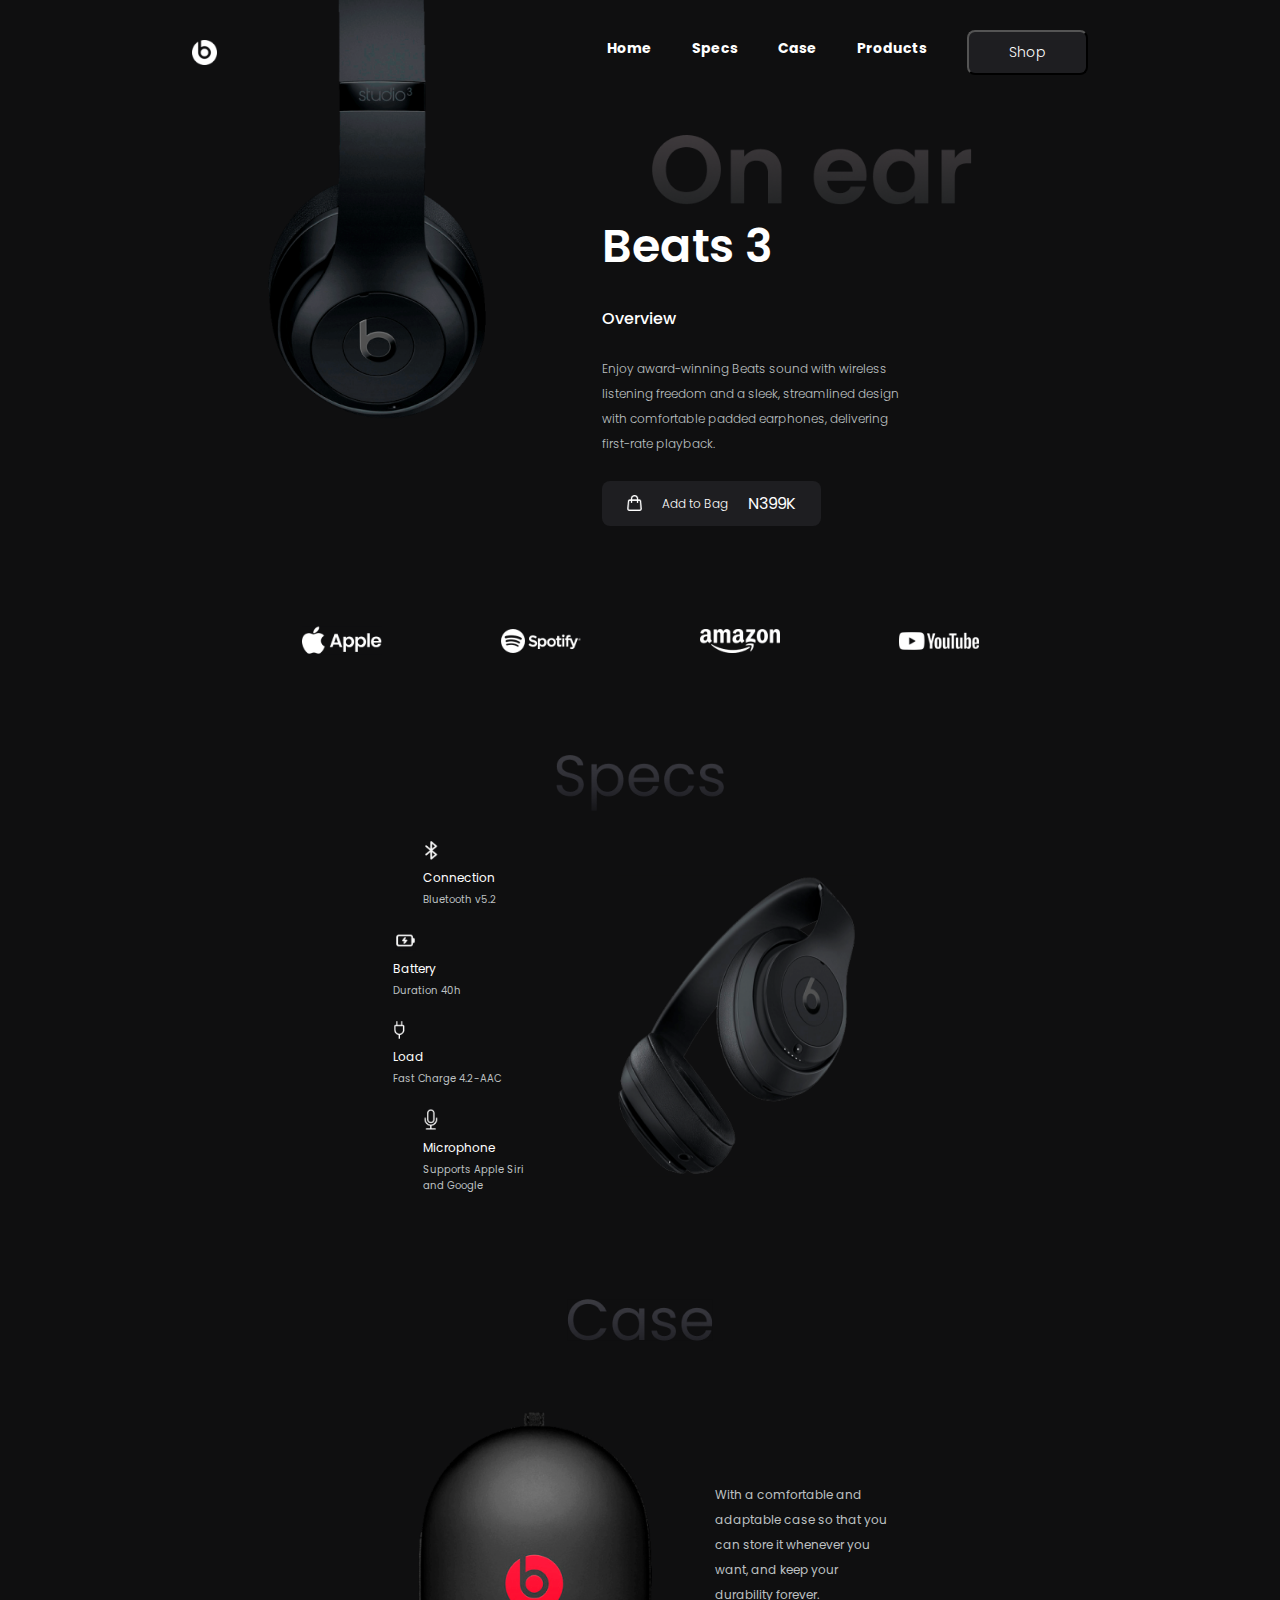
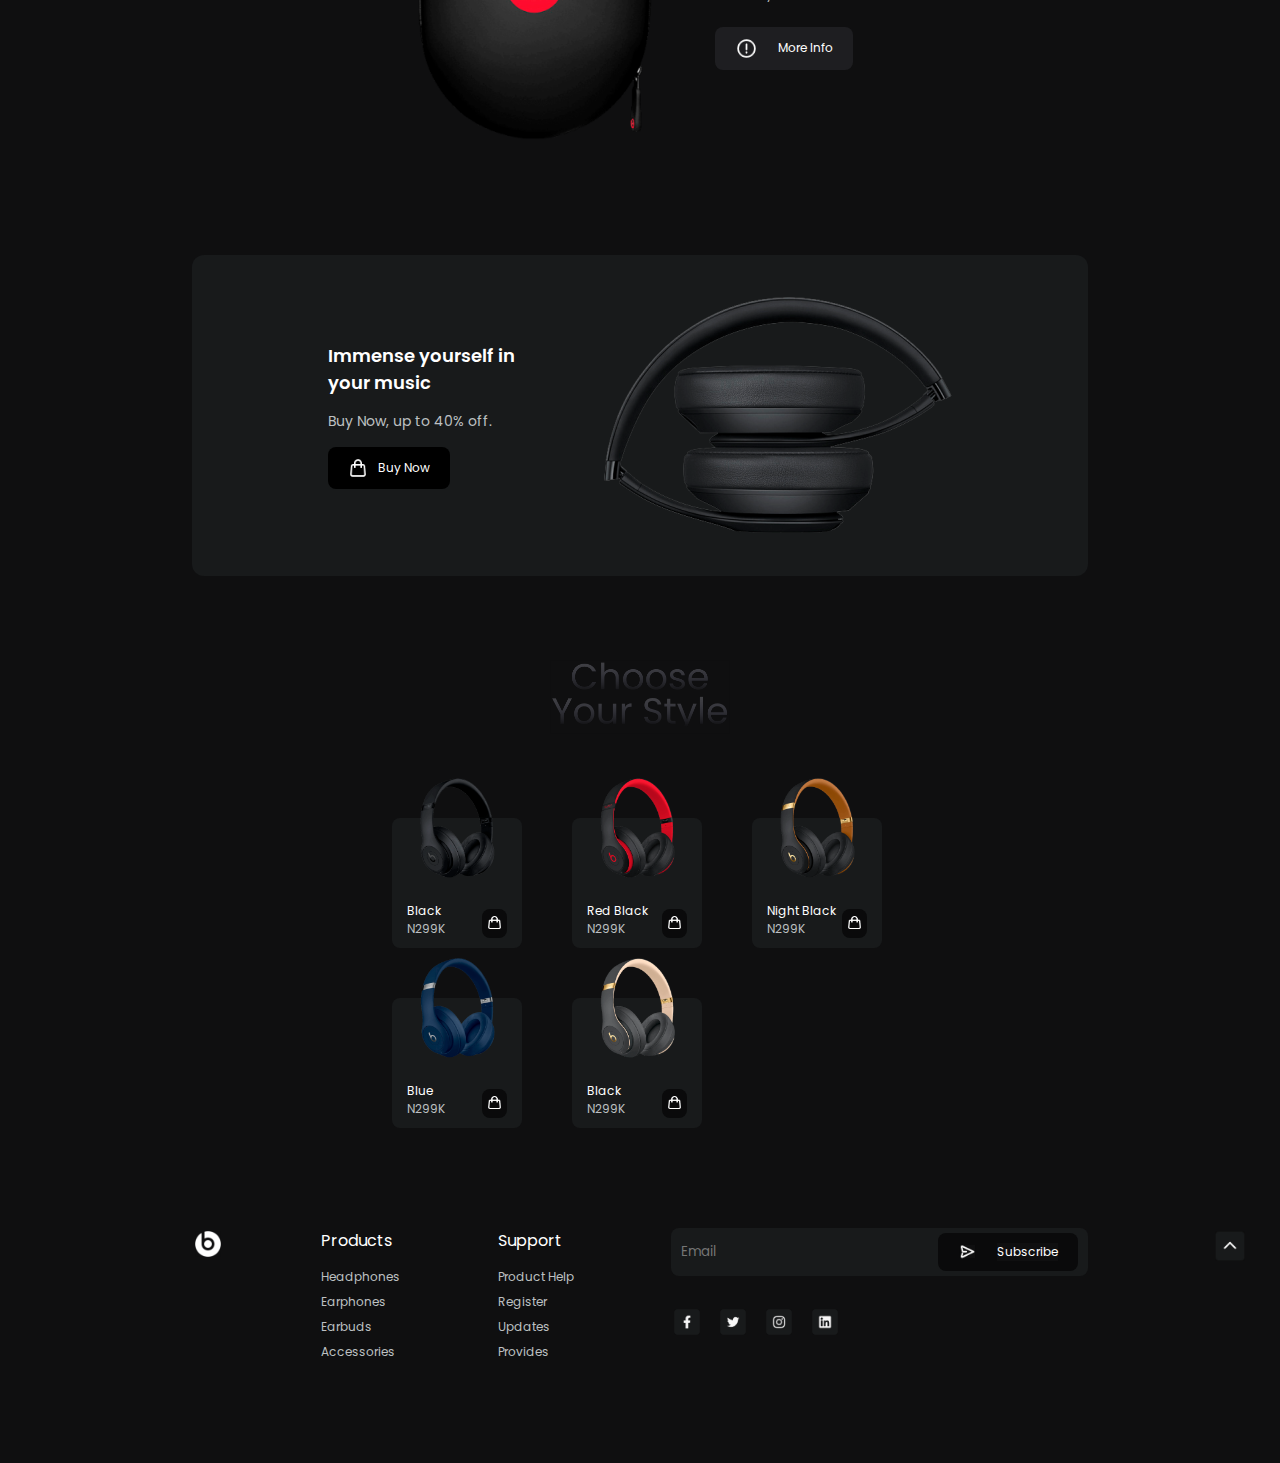
<file: big/multi pages assignments/11 Feb 2023 pw skills/Beats/index.html>
<!DOCTYPE html>
<html lang="en">
  <head>
    <meta charset="UTF-8" />
    <meta http-equiv="X-UA-Compatible" content="IE=edge" />
    <meta name="viewport" content="width=device-width, initial-scale=1.0" />
    <title>Beats Landing Page</title>

    <!-- adding the css file -->
    <link rel="stylesheet" href="./style.css" />

    <!-- adding the poppins font -->
    <link rel="preconnect" href="https://fonts.googleapis.com" />
    <link rel="preconnect" href="https://fonts.gstatic.com" crossorigin />
    <link
      href="https://fonts.googleapis.com/css2?family=Poppins:wght@200;300;400;500;600;700;800;900&display=swap"
      rel="stylesheet"
    />
  </head>

  <body>
    <!-- creating the navigation menu -->
    <nav>
      <img src="./Photos/beatsLogo.png" alt="logo" />

      <div class="nav-right-section">
        <ul>
          <li><a href="#">Home</a></li>
          <li><a href="#">Specs</a></li>
          <li><a href="#">Case</a></li>
          <li><a href="#">Products</a></li>
        </ul>
        <button>Shop</button>
      </div>
    </nav>

    <!-- creating the main landing page -->
    <main>
      <img class="mainImg" src="./Photos/mainImage.png" alt="main image" />
      <div class="main">
        <img class="onEarImg" src="./Photos/onEar.png" alt="on ear logo" />
        <h1>Beats 3</h1>
        <h4>Overview</h4>
        <p>
          Enjoy award-winning Beats sound with wireless listening freedom and a
          sleek, streamlined design with comfortable padded earphones,
          delivering first-rate playback.
        </p>
        <div class="shopping-bag-section">
          <img src="./Icons/shoppingBag.png" alt="shopping bag" />
          <p>Add to Bag</p>
          <span>N399K</span>
        </div>
      </div>
    </main>

    <!-- section for adding social media icons -->
    <section class="social-media-section">
      <img src="./Photos/appleLogo.png" alt="apple logo" />
      <img src="./Photos/spotifyLogo.png" alt="spotify logo" />
      <img src="./Photos/amazonLogo.png" alt="amazon logo" />
      <img src="./Photos/youtubeLogo.png" alt="youtube logo" />
    </section>

    <!-- creating a new specification section -->
    <section class="specification">
      <!-- adding the specs logo -->
      <img
        class="specification-logo"
        src="./Icons/specsLogo.png"
        alt="specs logo"
      />

      <div class="specification-list">
        <!-- creating a division for holding all the specifications -->
        <div class="specification-list-items">
          <!-- creating a division for each specifications -->
          <div>
            <img src="./Icons/bluetooth.png" alt="bluetooth" />
            <p>Connection</p>
            <p>Bluetooth v5.2</p>
          </div>

          <div>
            <img src="./Icons/battery.png" alt="battery" />
            <p>Battery</p>
            <p>Duration 40h</p>
          </div>

          <div>
            <img src="./Icons/charger.png" alt="charger" />
            <p>Load</p>
            <p>Fast Charge 4.2-AAC</p>
          </div>

          <div>
            <img src="./Icons/mic.png" alt="mic" />
            <p>Microphone</p>
            <p>Supports Apple Siri and Google</p>
          </div>
        </div>

        <!-- adding an image with respect to the specification -->
        <img
          src="./Photos/specsImage.png"
          alt="specification headphone image"
        />
      </div>
    </section>

    <!-- creating a case section -->
    <section class="case">
      <!-- adding the case logo here -->
      <img class="case-logo" src="./Icons/caseLogo.png" alt="case logo" />

      <!-- creating a new division to wrap all case items -->
      <div class="case-item">
        <img
          class="case-item-img"
          src="./Photos/caseImage.png"
          alt="case image"
        />

        <div>
          <p>
            With a comfortable and adaptable case so that you can store it
            whenever you want, and keep your durability forever.
          </p>
          <p>
            <img src="./Icons/group.png" alt="group" />
            More Info
          </p>
        </div>
      </div>
    </section>

    <!-- section to allow user to buy a product -->
    <section class="buy-product">
      <div>
        <h3>Immense yourself in your music</h3>
        <p>Buy Now, up to 40% off.</p>
        <div>
          <img src="./Icons/shoppingBag.png" alt="shopping bag" />
          <p>Buy Now</p>
        </div>
      </div>

      <img src="./Photos/buyNowSectionImage.png" alt="buy now" />
    </section>

    <!-- creating a product section to display the items -->
    <section class="product">
      <!-- adding the choose style logo -->
      <img class="product-logo" src="./Icons/productLogo.png" alt="logo" />

      <!-- creating a new division for adding all the products to showcase to user -->
      <div class="product-items">
        <!-- creating card for product -->
        <div class="product-card">
          <img class="product-img" src="./Photos/black.png" alt="black" />
          <div class="product-info">
            <p>
              Black <br />
              <span>N299K</span>
            </p>

            <div>
              <img src="./Icons/shoppingBag.png" alt="shopping bag" />
            </div>
          </div>
        </div>

        <!-- creating card for product -->
        <div class="product-card">
          <img
            class="product-img"
            src="./Photos/redBlack.png"
            alt="red black"
          />
          <div class="product-info">
            <p>
              Red Black <br />
              <span>N299K</span>
            </p>

            <div>
              <img src="./Icons/shoppingBag.png" alt="shopping bag" />
            </div>
          </div>
        </div>

        <!-- creating card for product -->
        <div class="product-card">
          <img
            class="product-img"
            src="./Photos/nightBlack.png"
            alt="Night Black"
          />
          <div class="product-info">
            <p>
              Night Black <br />
              <span>N299K</span>
            </p>

            <div>
              <img src="./Icons/shoppingBag.png" alt="shopping bag" />
            </div>
          </div>
        </div>

        <!-- creating card for product -->
        <div class="product-card">
          <img class="product-img" src="./Photos/blue.png" alt="blue" />
          <div class="product-info">
            <p>
              Blue <br />
              <span>N299K</span>
            </p>

            <div>
              <img src="./Icons/shoppingBag.png" alt="shopping bag" />
            </div>
          </div>
        </div>

        <!-- creating card for product -->
        <div class="product-card">
          <img
            class="product-img"
            src="./Photos/twilightGray.png"
            alt="twilight"
          />
          <div class="product-info">
            <p>
              Black <br />
              <span>N299K</span>
            </p>

            <div>
              <img src="./Icons/shoppingBag.png" alt="shopping bag" />
            </div>
          </div>
        </div>
      </div>
    </section>

    <!-- designing the footer area of the website -->
    <footer>
      <img class="footer-logo" src="./Photos/beatsLogo.png" alt="logo" />

      <!-- creating the product navigation menu -->
      <ul>
        <li><a href="#">Products</a></li>
        <li><a href="#">Headphones</a></li>
        <li><a href="#">Earphones</a></li>
        <li><a href="#">Earbuds</a></li>
        <li><a href="#">Accessories</a></li>
      </ul>

      <!-- creating the support navigation menu -->
      <ul>
        <li><a href="#">Support</a></li>
        <li><a href="#">Product Help</a></li>
        <li><a href="#">Register</a></li>
        <li><a href="#">Updates</a></li>
        <li><a href="#">Provides</a></li>
      </ul>

      <!-- adding subscribe and social media icon buttons -->
      <div class="footer-subscription">
        <!-- adding the division for subscribe -->
        <div>
          <input type="email" placeholder="Email" />
          <div class="subscribe-button">
            <img src="./Icons/rightArrow.png" alt="rightArrow" />
            <p>Subscribe</p>
          </div>
        </div>

        <!-- social media icons -->
        <div>
          <img src="./Icons/facebook.png" alt="facebook" />
          <img src="./Icons/twitter.png" alt="twitter" />
          <img src="./Icons/instagram.png" alt="instagram" />
          <img src="./Icons/linkedin.png" alt="linkedin" />
        </div>
      </div>

      <!-- adding top arrow for icon for moving the page to top -->
      <img class="arrow-up" src="./Icons/upArrow.png" alt="upArrow" />
    </footer>
  </body>
</html>
</file>
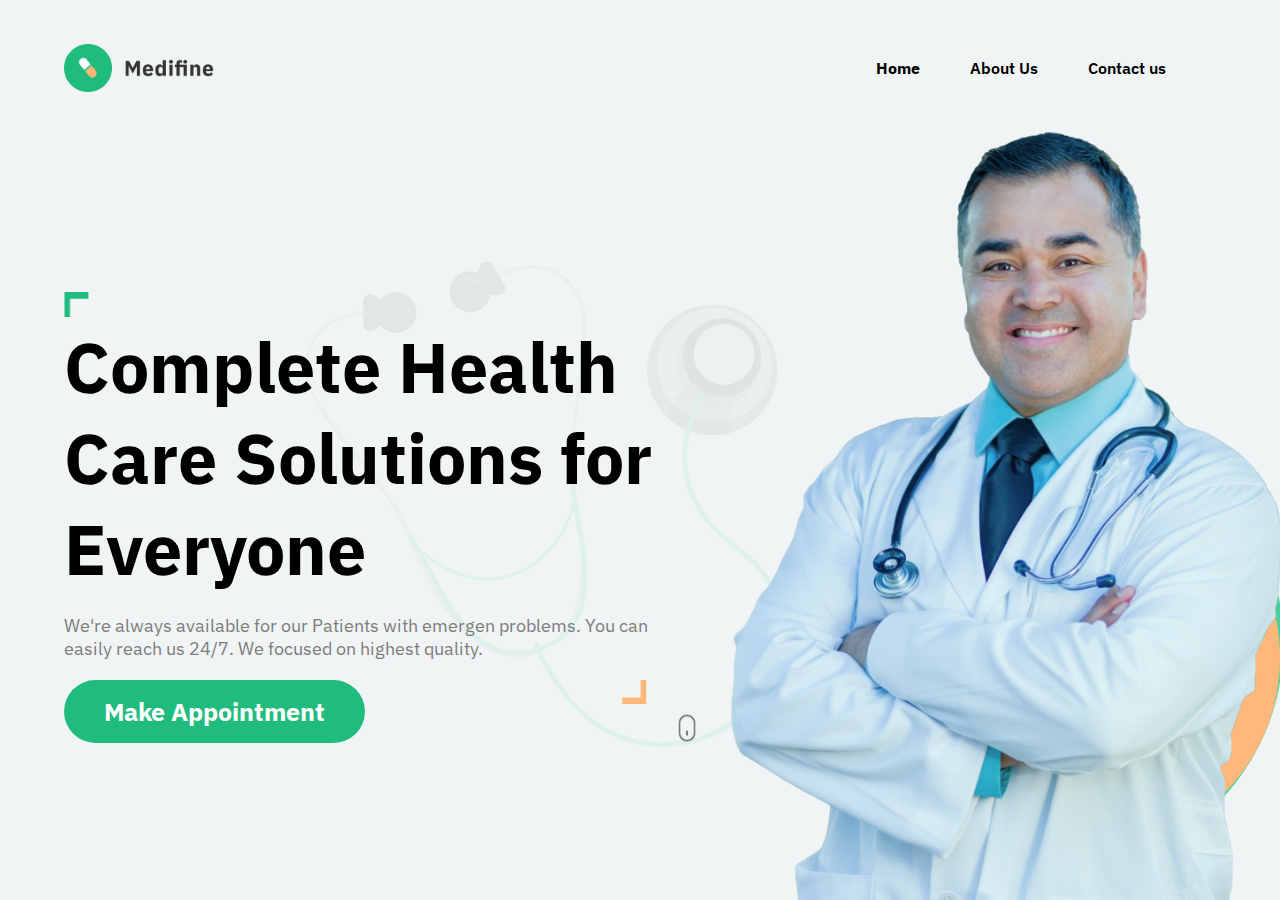
<file: big/multi pages assignments/11 Feb 2023 pw skills/Multi-Page Website/index.html>
<!DOCTYPE html>
<html lang="en">
  <head>
    <meta charset="UTF-8" />
    <meta http-equiv="X-UA-Compatible" content="IE=edge" />
    <meta name="viewport" content="width=device-width, initial-scale=1.0" />
    <title>Hospital Page</title>

    <!-- adding the google font -->
    <link rel="preconnect" href="https://fonts.googleapis.com" />
    <link rel="preconnect" href="https://fonts.gstatic.com" crossorigin />
    <link
      href="https://fonts.googleapis.com/css2?family=IBM+Plex+Sans:wght@200;300;400;500;600;700&family=Poppins:wght@200;300;400;500;600;700;800;900&display=swap"
      rel="stylesheet"
    />

    <!-- adding the css file -->
    <link rel="stylesheet" href="./style.css" />
  </head>

  <body>
    <!-- creating the navigation menu -->
    <nav>
      <img src="./images/logo.png" alt="logo" />
      <a href="/"></a>
      <ul>
        <li><a href="/">Home</a></li>
        <li><a href="./about/about.html">About Us</a></li>
        <li><a href="./contact/contact.html">Contact us</a></li>
      </ul>
    </nav>

    <!-- creating the hero section -->
    <main>
      <!-- creating the left section -->
      <section class="leftSection">
        <img class="topAngle" src="./images/topAngle.png" alt="topAngle" />
        <h1>Complete Health Care Solutions for Everyone</h1>
        <p>
          We're always available for our Patients with emergen problems. You can
          easily reach us 24/7. We focused on highest quality.
        </p>
        <img
          class="bottomAngle"
          src="./images/bottomAngle.png"
          alt="bottomAngle"
        />
        <img
          class="stethoscope"
          src="./images/stethoscope.png"
          alt="stethoscope"
        />
        <button>Make Appointment</button>
        <img class="mouse" src="./images/mouse.png" alt="mouse" />
      </section>

      <!-- creating the right section -->
      <section class="rightSection">
        <img class="greenBox" src="./images/greenBox.png" alt="greenBox" />
        <img class="yellowBox" src="./images/yellowBox.png" alt="yellowBox" />
        <img class="doctor" src="./images/doctor.png" alt="doctor" />
      </section>
    </main>
  </body>
</html>
</file>
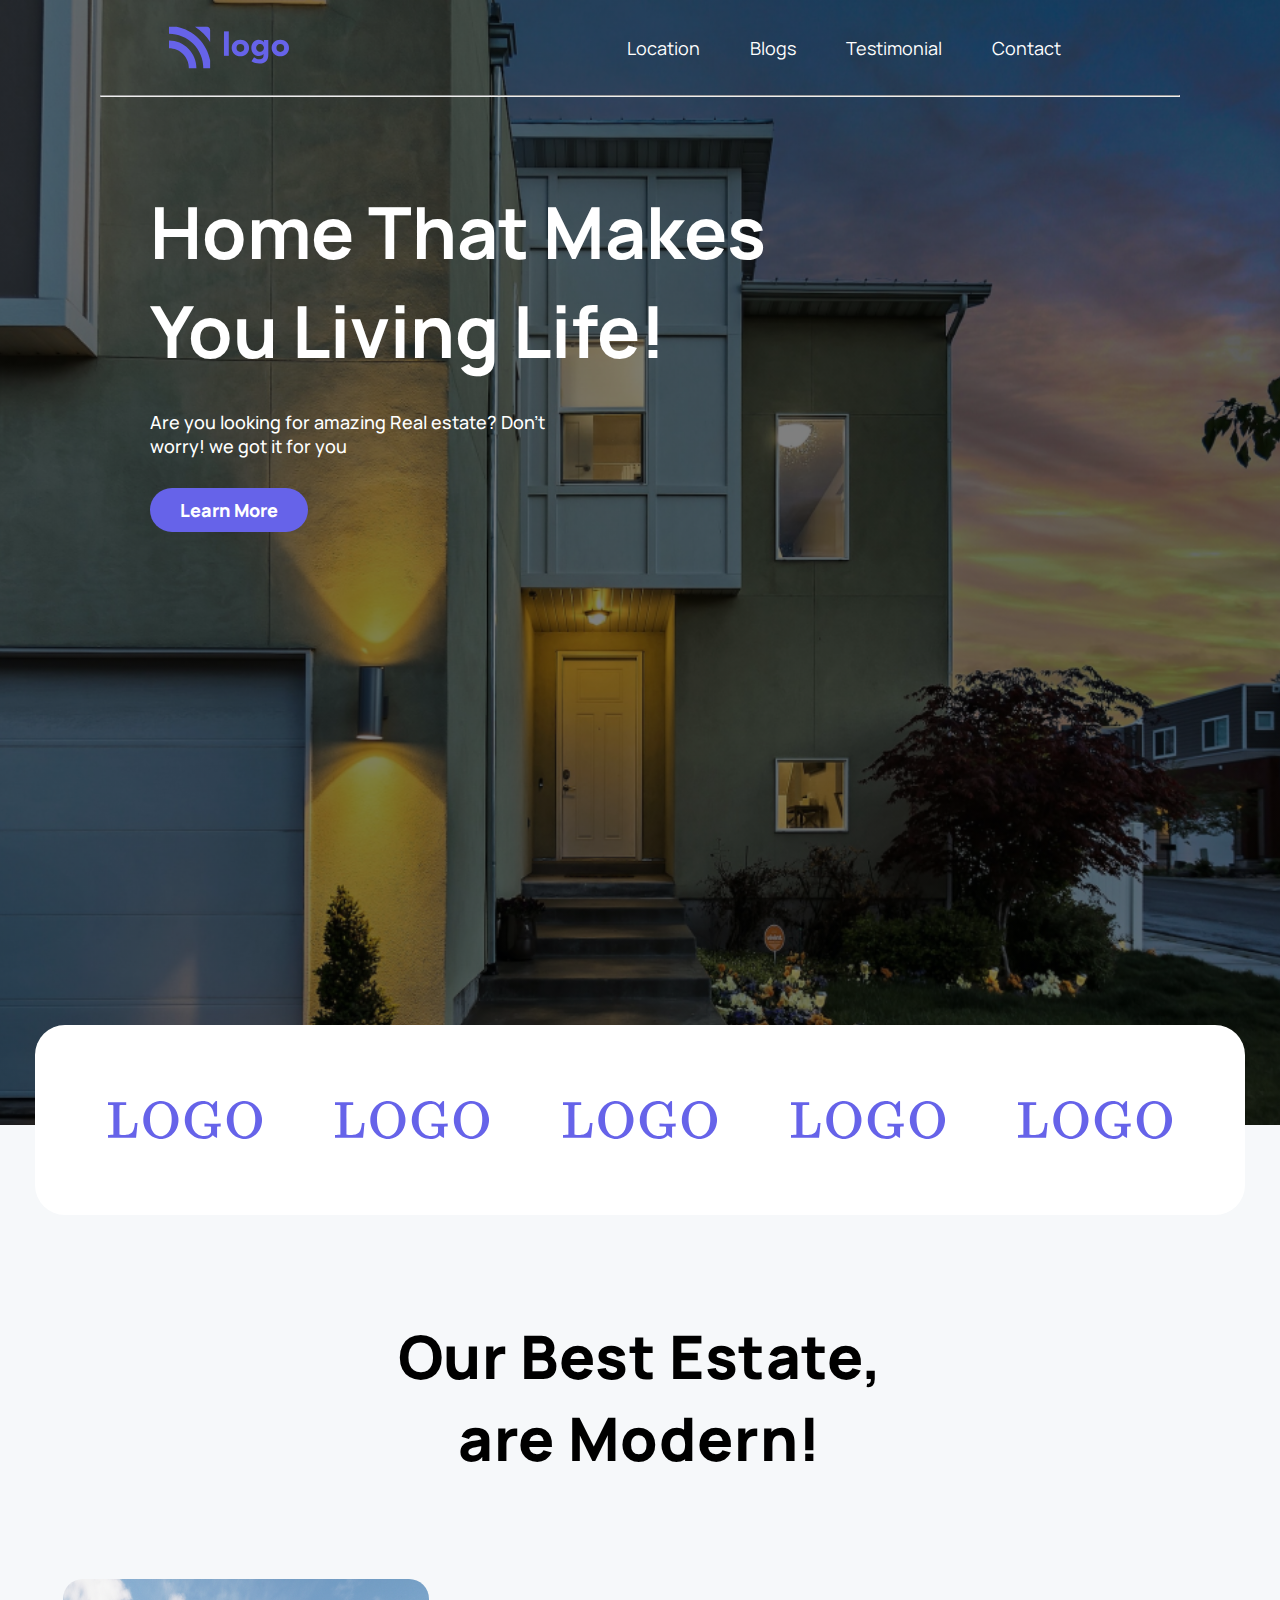
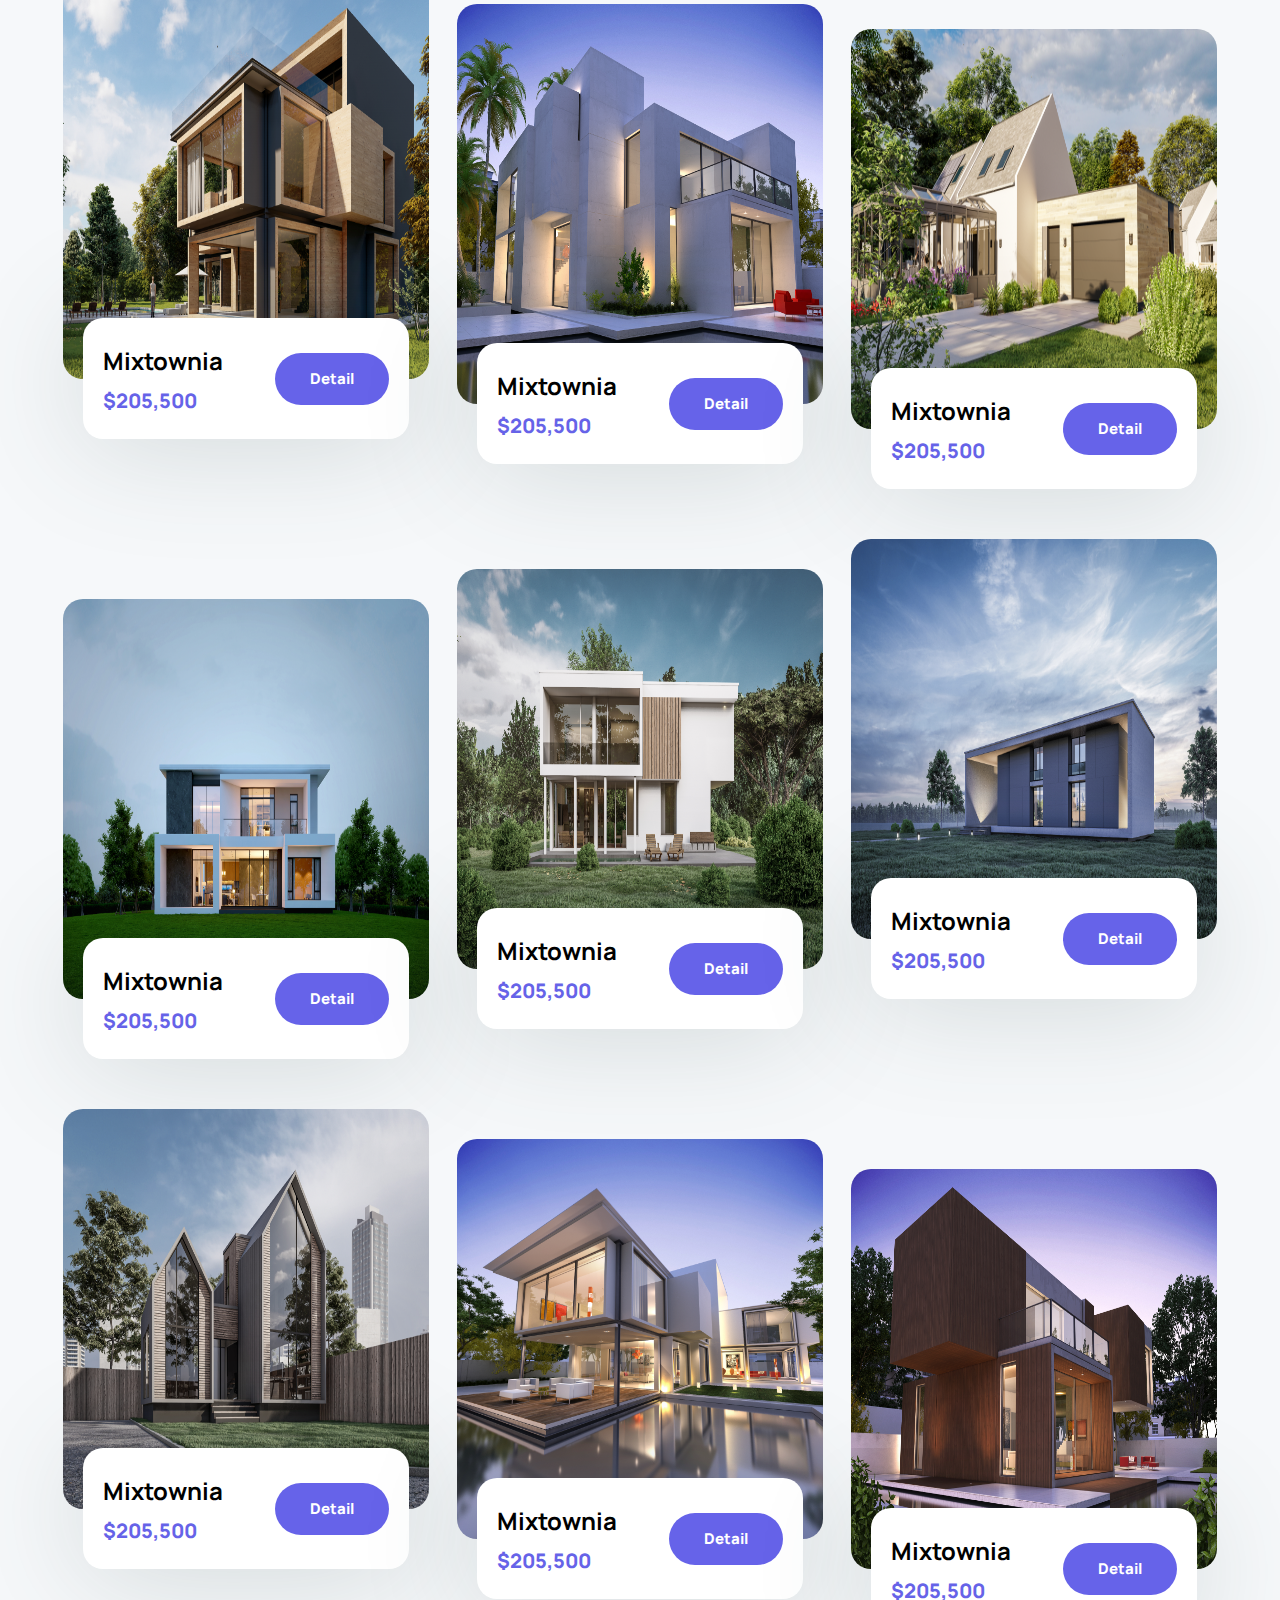
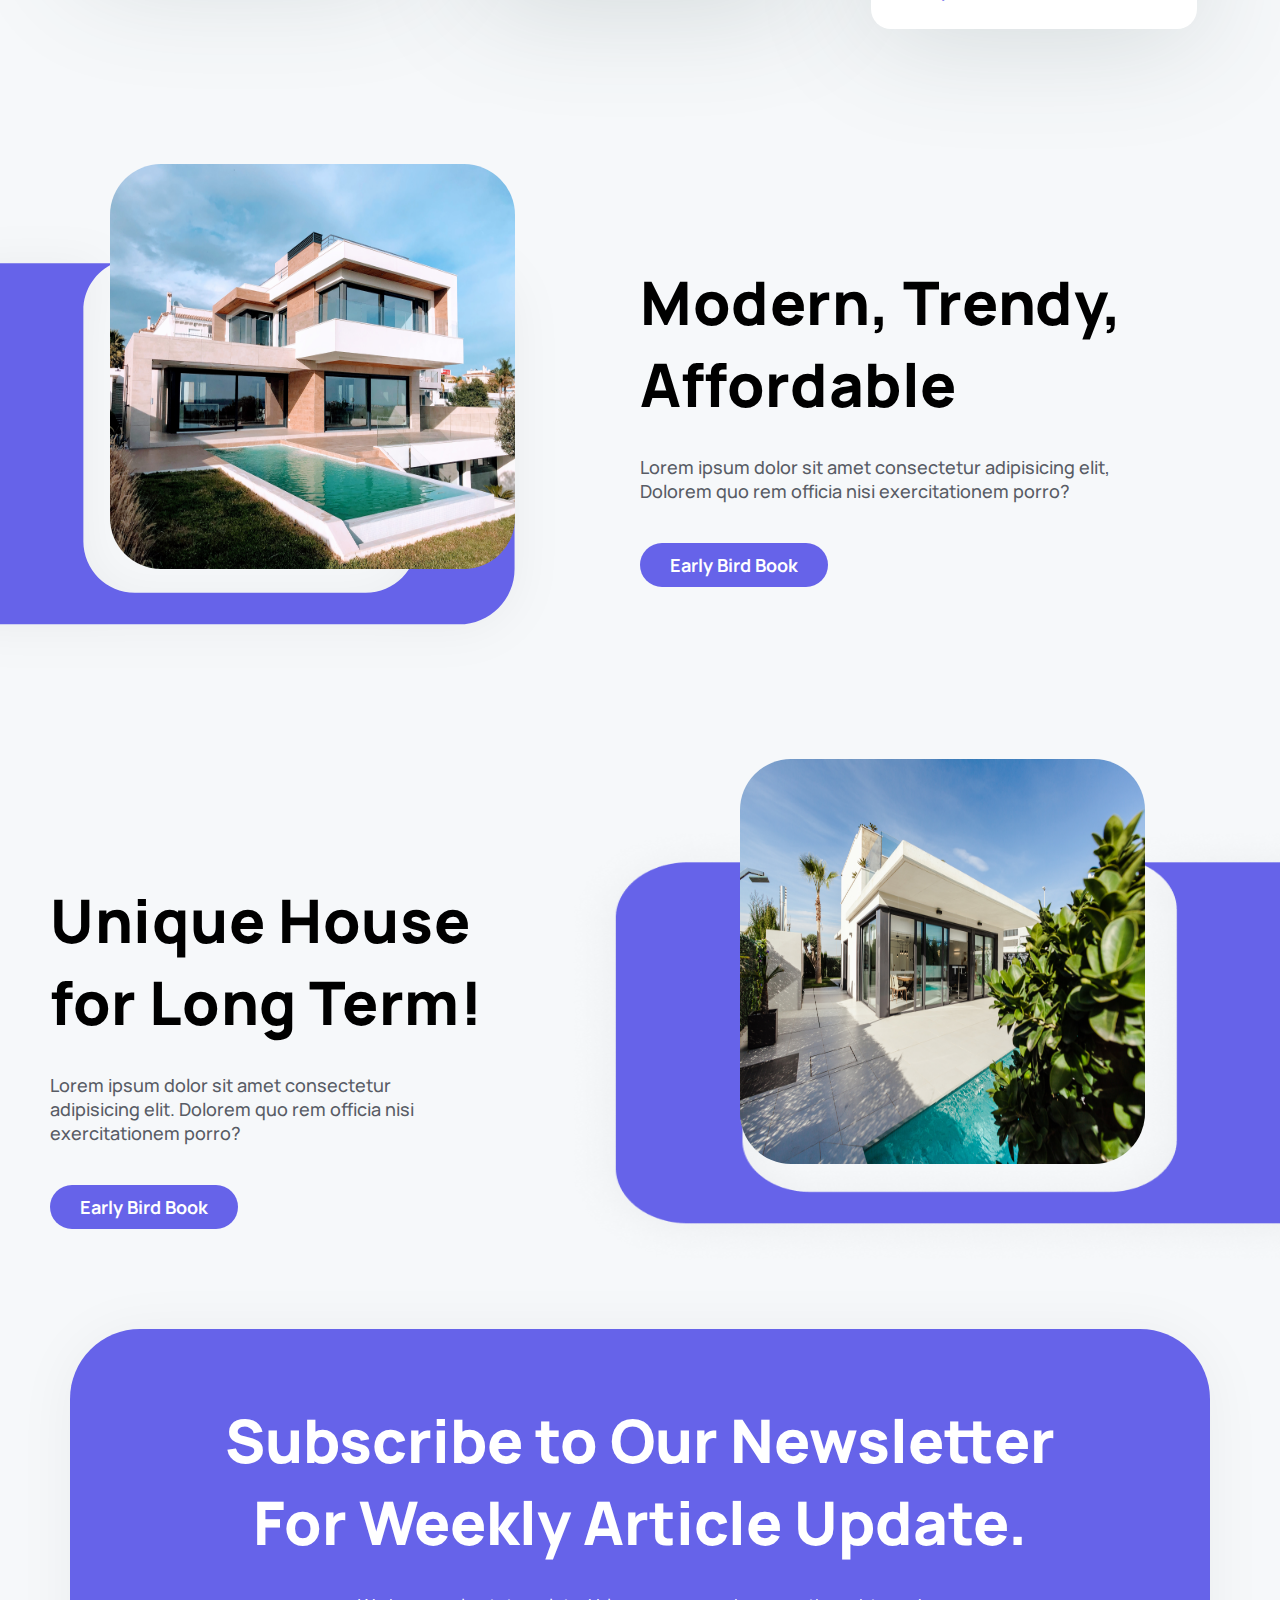
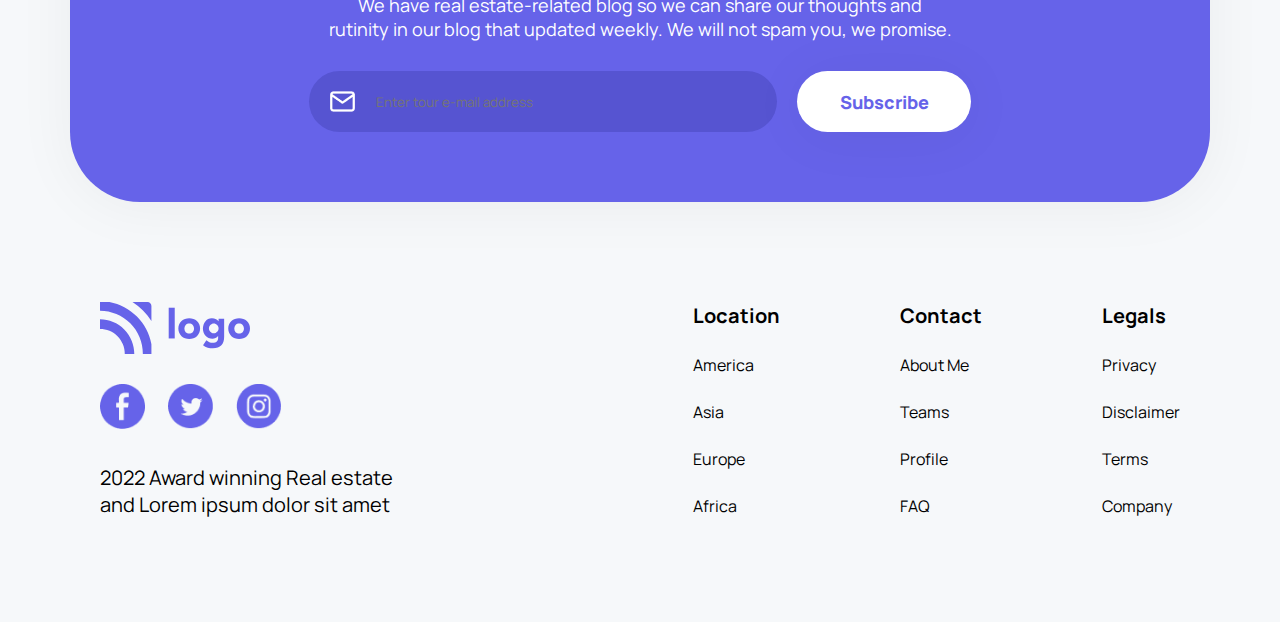
<file: big/multi pages assignments/11 Feb 2023 pw skills/Real Estate/index.html>
<!DOCTYPE html>
<html lang="en">
  <head>
    <meta charset="UTF-8" />
    <meta http-equiv="X-UA-Compatible" content="IE=edge" />
    <meta name="viewport" content="width=device-width, initial-scale=1.0" />
    <title>Real State</title>

    <!-- adding the font family -->
    <link rel="preconnect" href="https://fonts.googleapis.com" />
    <link rel="preconnect" href="https://fonts.gstatic.com" crossorigin />
    <link
      href="https://fonts.googleapis.com/css2?family=Manrope:wght@200;300;400;500;600;700;800&display=swap"
      rel="stylesheet"
    />

    <link rel="stylesheet" href="./style.css" />
  </head>

  <body>
    <header>
      <!-- navbar -->
      <nav>
        <img src="./Icons/Logo.svg" alt="logo image" />
        <!-- nav links -->
        <ul>
          <li><a href="#">Location</a></li>
          <li><a href="#">Blogs</a></li>
          <li><a href="#">Testimonial</a></li>
          <li><a href="#">Contact</a></li>
        </ul>
      </nav>
      <hr />

      <div>
        <h1>Home That Makes <br />You Living Life!</h1>
        <p>
          Are you looking for amazing Real estate? Don't worry! we got it for
          you
        </p>
        <button>Learn More</button>
      </div>
    </header>

    <!-- multiple logos section -->
    <section class="my-logos">
      <img src="./Icons/logoName.svg" alt="named logo" />
      <img src="./Icons/logoName.svg" alt="named logo" />
      <img src="./Icons/logoName.svg" alt="named logo" />
      <img src="./Icons/logoName.svg" alt="named logo" />
      <img src="./Icons/logoName.svg" alt="named logo" />
    </section>

    <!-- section for displaying all our real state properties in a card -->
    <section class="cards-wrapper-section">
      <h1>Our Best Estate, <br />are Modern!</h1>

      <!-- creating a main div to wrap all the cards -->
      <div class="cards-wrapper">
        <!-- creating estate property card -->
        <div class="card">
          <img src="./Photos/cardImage1.png" alt="cardImage1" />
          <!-- for displaying the property details -->
          <div class="card-box">
            <!-- displaying the price and property name -->
            <div>
              <h3>Mixtownia</h3>
              <p>$205,500</p>
            </div>
            <!-- button for more details -->
            <button>Detail</button>
          </div>
        </div>

        <!-- creating estate property card -->
        <div class="card">
          <img src="./Photos/cardImage2.png" alt="cardImage2" />
          <!-- for displaying the property details -->
          <div class="card-box">
            <!-- displaying the price and property name -->
            <div>
              <h3>Mixtownia</h3>
              <p>$205,500</p>
            </div>
            <!-- button for more details -->
            <button>Detail</button>
          </div>
        </div>

        <!-- creating estate property card -->
        <div class="card">
          <img src="./Photos/cardImage3.png" alt="cardImage3" />
          <!-- for displaying the property details -->
          <div class="card-box">
            <!-- displaying the price and property name -->
            <div>
              <h3>Mixtownia</h3>
              <p>$205,500</p>
            </div>
            <!-- button for more details -->
            <button>Detail</button>
          </div>
        </div>

        <!-- creating estate property card -->
        <div class="card">
          <img src="./Photos/cardImage4.png" alt="cardImage4" />
          <!-- for displaying the property details -->
          <div class="card-box">
            <!-- displaying the price and property name -->
            <div>
              <h3>Mixtownia</h3>
              <p>$205,500</p>
            </div>
            <!-- button for more details -->
            <button>Detail</button>
          </div>
        </div>

        <!-- creating estate property card -->
        <div class="card">
          <img src="./Photos/cardImage5.png" alt="cardImage5" />
          <!-- for displaying the property details -->
          <div class="card-box">
            <!-- displaying the price and property name -->
            <div>
              <h3>Mixtownia</h3>
              <p>$205,500</p>
            </div>
            <!-- button for more details -->
            <button>Detail</button>
          </div>
        </div>

        <!-- creating estate property card -->
        <div class="card">
          <img src="./Photos/cardImage6.png" alt="cardImage6" />
          <!-- for displaying the property details -->
          <div class="card-box">
            <!-- displaying the price and property name -->
            <div>
              <h3>Mixtownia</h3>
              <p>$205,500</p>
            </div>
            <!-- button for more details -->
            <button>Detail</button>
          </div>
        </div>

        <!-- creating estate property card -->
        <div class="card">
          <img src="./Photos/cardImage7.png" alt="cardImage7" />
          <!-- for displaying the property details -->
          <div class="card-box">
            <!-- displaying the price and property name -->
            <div>
              <h3>Mixtownia</h3>
              <p>$205,500</p>
            </div>
            <!-- button for more details -->
            <button>Detail</button>
          </div>
        </div>

        <!-- creating estate property card -->
        <div class="card">
          <img src="./Photos/cardImage8.png" alt="cardImage8" />
          <!-- for displaying the property details -->
          <div class="card-box">
            <!-- displaying the price and property name -->
            <div>
              <h3>Mixtownia</h3>
              <p>$205,500</p>
            </div>
            <!-- button for more details -->
            <button>Detail</button>
          </div>
        </div>

        <!-- creating estate property card -->
        <div class="card">
          <img src="./Photos/cardImage9.png" alt="cardImage9" />
          <!-- for displaying the property details -->
          <div class="card-box">
            <!-- displaying the price and property name -->
            <div>
              <h3>Mixtownia</h3>
              <p>$205,500</p>
            </div>
            <!-- button for more details -->
            <button>Detail</button>
          </div>
        </div>
      </div>
    </section>

    <!-- section for displaying first feature -->
    <section class="features-section first-feature-section">
      <!-- for displaying the images -->
      <div>
        <img src="./Icons/featureImageBg1.svg" alt="image background" />
        <img src="./Photos/featuresImage1.png" alt="feature image 1" />
      </div>

      <!-- for displaying the written content -->
      <div>
        <h1>Modern, Trendy, Affordable</h1>
        <p>
          Lorem ipsum dolor sit amet consectetur adipisicing elit, Dolorem quo
          rem officia nisi exercitationem porro?
        </p>
        <button>Early Bird Book</button>
      </div>
    </section>

    <!-- section for displaying second feature -->
    <section class="features-section second-feature-section">
      <!-- for displaying the written content -->
      <div>
        <h1>Unique House for Long Term!</h1>
        <p>
          Lorem ipsum dolor sit amet consectetur adipisicing elit. Dolorem quo
          rem officia nisi exercitationem porro?
        </p>
        <button>Early Bird Book</button>
      </div>

      <!-- for displaying the images -->
      <div>
        <img src="./Icons/featureImageBg2.png" alt="image background" />
        <img src="./Photos/featuresImage2.png" alt="feature image 2" />
      </div>
    </section>

    <!-- section for creating the newsletter -->
    <section class="newsletter">
      <h1>Subscribe to Our Newsletter <br> For Weekly Article Update.</h1>
      <p>
        We have real estate-related blog so we can share our thoughts and
        rutinity in our blog that updated weekly. We will not spam you, we
        promise.
      </p>

      <!-- for taking user email -->
      <form>
        <div>
          <img src="./Icons/mail.png" alt="mail">
          <input type="text" placeholder="Enter tour e-mail address"/>
        </div>
        <button>Subscribe</button>
      </form>
    </section>

    <!-- creating the footer area -->
    <footer>
      <div>
        <img src="./Icons/Logo.svg" alt="logo" />
        <!-- for social media icons -->
        <div>
          <img src="./Icons/facebook.png" alt="facebook icon" />
          <img src="./Icons/twitter.png" alt="twitter icon" />
          <img src="./Icons/instagram.png" alt="instagram icon" />
        </div>
        <p>2022 Award winning Real estate and Lorem ipsum dolor sit amet</p>
      </div>

      <!-- for all different pages links -->
      <div class="footer-links">
        <div class="footer-links-content">
          <ul>
            <li><a href="#">Location</a></li>
            <li><a href="#">America</a></li>
            <li><a href="#">Asia</a></li>
            <li><a href="#">Europe</a></li>
            <li><a href="#">Africa</a></li>
          </ul>
        </div>

        <div class="footer-links-content">
          <ul>
            <li><a href="#">Contact</a></li>
            <li><a href="#">About Me</a></li>
            <li><a href="#">Teams</a></li>
            <li><a href="#">Profile</a></li>
            <li><a href="#">FAQ</a></li>
          </ul>
        </div>

        <div class="footer-links-content">
          <ul>
            <li><a href="#">Legals</a></li>
            <li><a href="#">Privacy</a></li>
            <li><a href="#">Disclaimer</a></li>
            <li><a href="#">Terms</a></li>
            <li><a href="#">Company</a></li>
          </ul>
        </div>
      </div>
    </footer>
  </body>
</html>
</file>
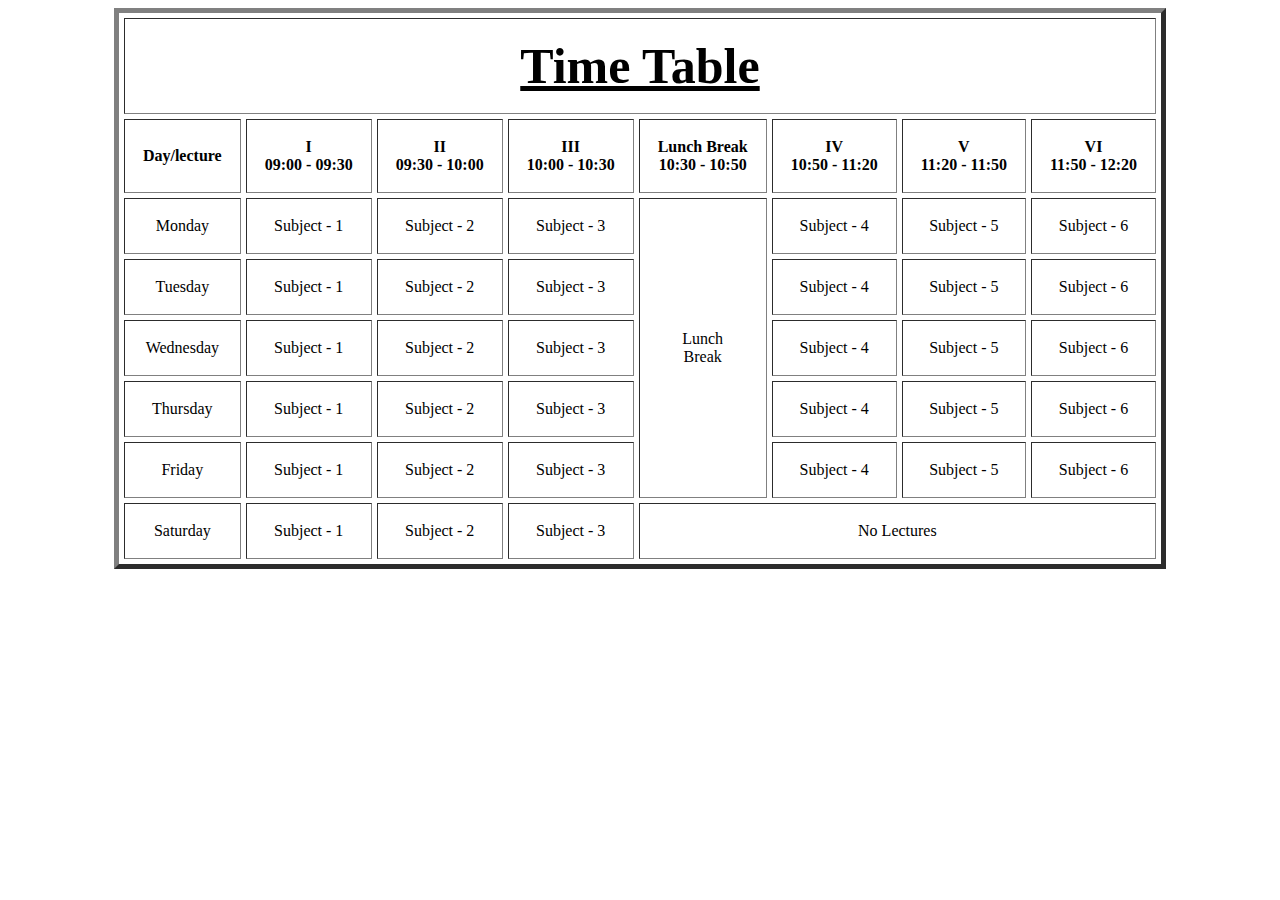
<file: .mini/html/timeTableProject.html>
<!DOCTYPE html>
<html lang="en">
<head>
    <meta charset="UTF-8">
    <meta http-equiv="X-UA-Compatible" content="IE=edge">
    <meta name="viewport" content="width=device-width, initial-scale=1.0">
    <title>Time Table | Home</title>
</head>
<body>
    <!-- Project 1 => Time table view -->

    <table border="5px" background="https://images.unsplash.com/photo-1673973095118-0b66d3685a7a?ixlib=rb-4.0.3&ixid=MnwxMjA3fDB8MHxlZGl0b3JpYWwtZmVlZHw1NDZ8fHxlbnwwfHx8fA%3D%3D&auto=format&fit=crop&w=500&q=60s" cellpadding="18px" cellspacing="5px" align="center" >
        <!-- Table Headers -->
        <thead>
            <tr>
                <th colspan="8" style="font-size: 50px;"><u>Time Table</u></th>
            </tr>
            <tr>
                <th>Day/lecture</th>
                <th>I <br/> 09:00 - 09:30</th>
                <th>II <br/> 09:30 - 10:00</th>
                <th>III <br/> 10:00 - 10:30</th>
                <th>Lunch Break<br/> 10:30 - 10:50</th>
                <th>IV <br/> 10:50 - 11:20</th>
                <th>V <br/> 11:20 - 11:50</th>
                <th>VI <br/> 11:50 - 12:20</th>
            </tr>
        </thead>
   
        <!-- Table Body -->
        <tbody>
            <tr align="center">
                <td>Monday</td>
                <td>Subject - 1</td>
                <td>Subject - 2</td>
                <td>Subject - 3</td>
                <td rowspan="5" >Lunch
                    <br>Break
                </td>
                <td>Subject - 4</td>
                <td>Subject - 5</td>
                <td>Subject - 6</td>
            </tr>
            <tr align="center">
                <td>Tuesday</td>
                <td>Subject - 1</td>
                <td>Subject - 2</td>
                <td>Subject - 3</td>
                <td>Subject - 4</td>
                <td>Subject - 5</td>
                <td>Subject - 6</td>
            </tr>
            <tr align="center">
                <td>Wednesday</td>
                <td>Subject - 1</td>
                <td>Subject - 2</td>
                <td>Subject - 3</td>
                <td>Subject - 4</td>
                <td>Subject - 5</td>
                <td>Subject - 6</td>
            </tr>
            <tr align="center">
                <td>Thursday</td>
                <td>Subject - 1</td>
                <td>Subject - 2</td>
                <td>Subject - 3</td>
                <td>Subject - 4</td>
                <td>Subject - 5</td>
                <td>Subject - 6</td>
            </tr>
            <tr align="center">
                <td>Friday</td>
                <td>Subject - 1</td>
                <td>Subject - 2</td>
                <td>Subject - 3</td>
                <td>Subject - 4</td>
                <td>Subject - 5</td>
                <td>Subject - 6</td>
            </tr>           
            <tr align="center">
                <td>Saturday</td>
               <td>Subject - 1</td>
                <td>Subject - 2</td>
                <td>Subject - 3</td>
                <td colspan="4">No Lectures</td>
            </tr>
        </tbody>
    </table>
</body>
</html>
</file>
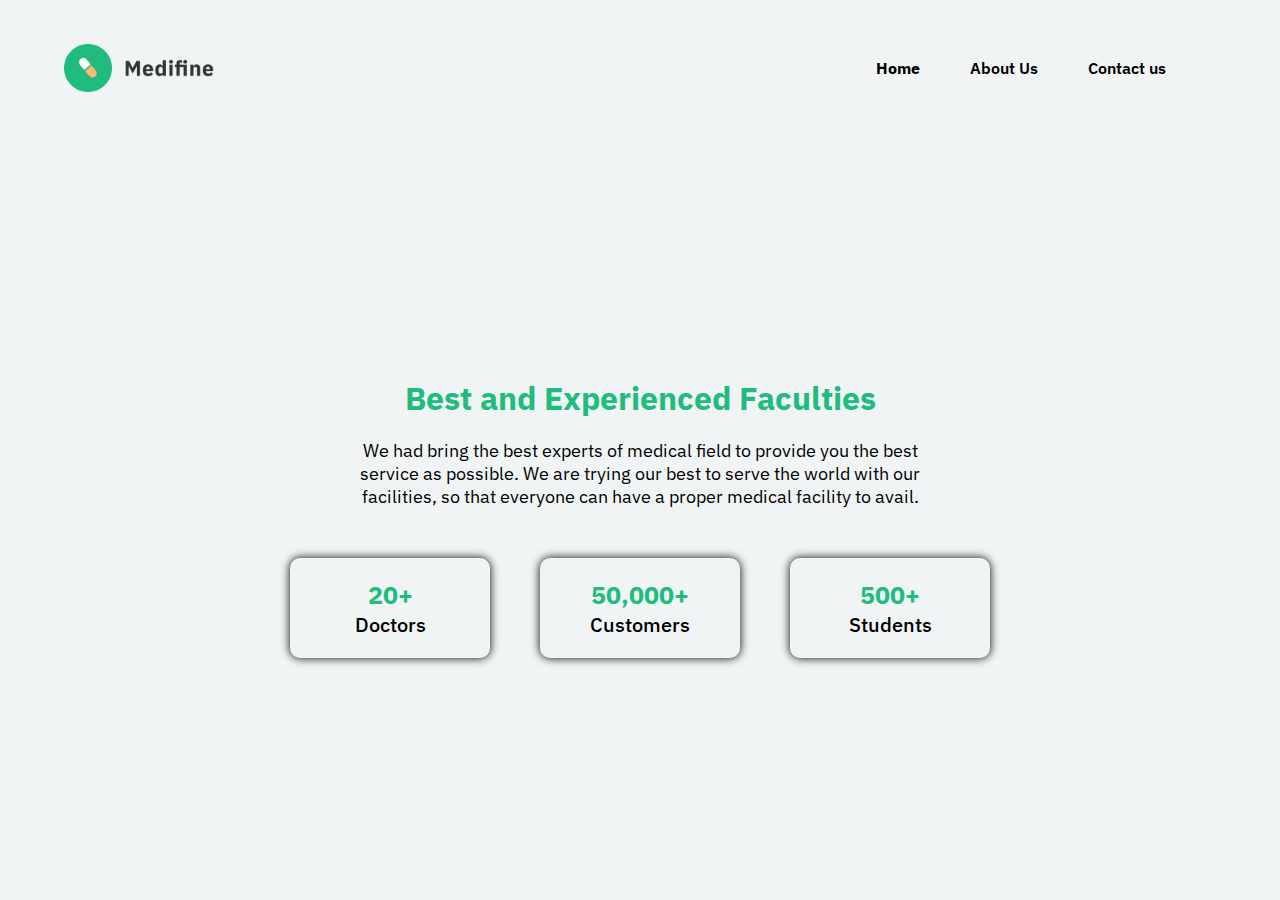
<file: big/multi pages assignments/11 Feb 2023 pw skills/Multi-Page Website/about/about.html>
<!DOCTYPE html>
<html lang="en">
  <head>
    <meta charset="UTF-8" />
    <meta http-equiv="X-UA-Compatible" content="IE=edge" />
    <meta name="viewport" content="width=device-width, initial-scale=1.0" />
    <title>Hospital Page</title>

    <!-- adding the google font -->
    <link rel="preconnect" href="https://fonts.googleapis.com" />
    <link rel="preconnect" href="https://fonts.gstatic.com" crossorigin />
    <link
      href="https://fonts.googleapis.com/css2?family=IBM+Plex+Sans:wght@200;300;400;500;600;700&family=Poppins:wght@200;300;400;500;600;700;800;900&display=swap"
      rel="stylesheet"
    />

    <!-- adding the css file -->
    <link rel="stylesheet" href="./about.css" />
  </head>

  <body>
    <!-- creating the navigation menu -->
    <nav>
      <img src="../images/logo.png" alt="logo" />
      <a href="/"></a>
      <ul>
        <li><a href="/">Home</a></li>
        <li><a href="/about/about.html">About Us</a></li>
        <li><a href="/contact/contact.html">Contact us</a></li>
      </ul>
    </nav>

    <!-- creating the main section -->
    <main>
      <!-- adding the hospital details -->
      <div class="hospitalDescription">
        <h1>Best and Experienced Faculties</h1>
        <p>
          We had bring the best experts of medical field to provide you the best
          service as possible. We are trying our best to serve the world with
          our facilities, so that everyone can have a proper medical facility to
          avail.
        </p>
      </div>

      <!-- adding the achievement cards -->
      <div class="achievement">
        <div class="achievementCard">
          <span>20+</span>
          <p>Doctors</p>
        </div>

        <div class="achievementCard">
          <span>50,000+</span>
          <p>Customers</p>
        </div>

        <div class="achievementCard">
          <span>500+</span>
          <p>Students</p>
        </div>
      </div>
    </main>
  </body>
</html>
</file>
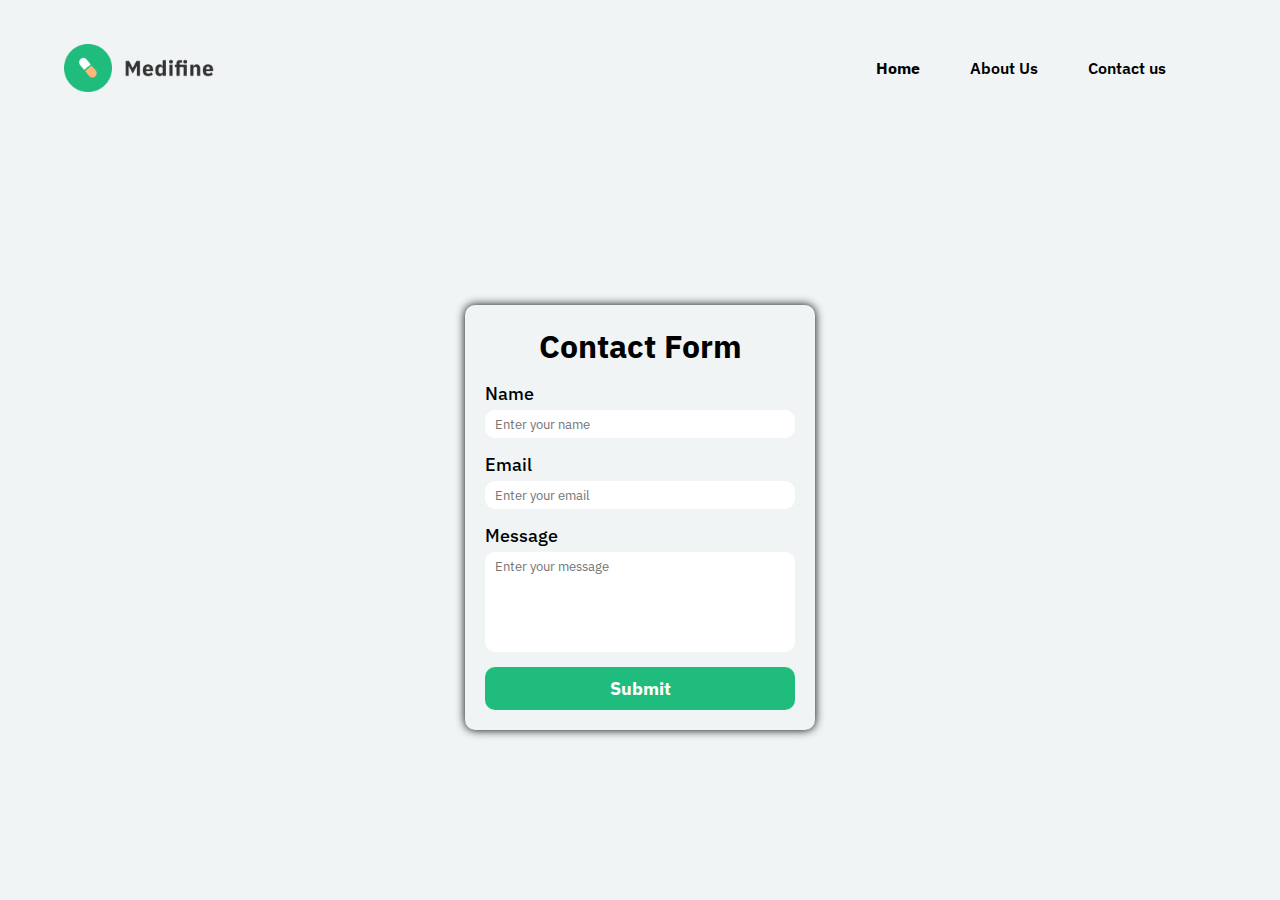
<file: big/multi pages assignments/11 Feb 2023 pw skills/Multi-Page Website/contact/contact.html>
<!DOCTYPE html>
<html lang="en">
  <head>
    <meta charset="UTF-8" />
    <meta http-equiv="X-UA-Compatible" content="IE=edge" />
    <meta name="viewport" content="width=device-width, initial-scale=1.0" />
    <title>Hospital Page</title>

    <!-- adding the google font -->
    <link rel="preconnect" href="https://fonts.googleapis.com" />
    <link rel="preconnect" href="https://fonts.gstatic.com" crossorigin />
    <link
      href="https://fonts.googleapis.com/css2?family=IBM+Plex+Sans:wght@200;300;400;500;600;700&family=Poppins:wght@200;300;400;500;600;700;800;900&display=swap"
      rel="stylesheet"
    />

    <!-- adding the css file -->
    <link rel="stylesheet" href="./contact.css" />
  </head>

  <body>
    <!-- creating the navigation menu -->
    <nav>
        <img src="../images/logo.png" alt="logo" />
        <a href="/"></a>
        <ul>
          <li><a href="/">Home</a></li>
          <li><a href="/about/about.html">About Us</a></li>
          <li><a href="/contact/contact.html">Contact us</a></li>
        </ul>
      </nav>

      <!-- creating the main section -->
      <main>
        <!-- creating the contact form -->
        <form>
          <h1>Contact Form</h1>

          <div>
            <label>Name</label>
            <input type="text" placeholder="Enter your name">
          </div>

          <div>
            <label>Email</label>
            <input type="text" placeholder="Enter your email">
          </div>

          <div>
            <label>Message</label>
            <textarea placeholder="Enter your message"></textarea>
          </div>

          <button>Submit</button>
        </form>
      </main>
  </body>
</html>
</file>
<file: big/multi pages assignments/11 Feb 2023 pw skills/Beats/style.css>
* {
  margin: 0;
  padding: 0;
  outline: 0;
  box-sizing: border-box;
  background: #0f0f10;
  font-family: "Poppins", sans-serif;
  color: #ffffff;
}

/* removing the default css of a tags */
a {
  text-decoration: none;
}

/* removing the default css of li tags */
li {
  list-style: none;
}

body {
  margin: 0 15vw;
}

/* designing the navigation menu */
nav {
  display: flex;
  width: 100%;
  align-items: center;
  justify-content: space-between;
  padding: 30px 0;
}

nav img {
  width: 25px;
  height: 25px;
}

nav ul {
  display: flex;
}

nav ul li {
  margin-right: 40px;
}

nav ul li a {
  font-weight: 700;
  font-size: 14px;
  color: white;
}

nav ul li:first-child a{
  font-weight: 700;
  font-size: 14px;
}

.nav-right-section {
  display: flex;
  align-items: center;
}

.nav-right-section button {
  background: #1e1e21;
  border-radius: 8px;
  font-weight: 300;
  font-size: 14px;
  padding: 10px 40px;
}

/* designing the main section */
main {
  display: flex;
  align-items: flex-start;
  margin-top: 30px;
  position: relative;
}

.mainImg {
  width: 230px;
  position: relative;
  top: -250px;
  left: 70px;
}

.main {
  margin-left: 180px;
}

.onEarImg {
  width: 320px;
  margin-left: 50px;
}

.main h1 {
  font-weight: 600;
  font-size: 46px;
  margin-bottom: 25px;
}

.main h4 {
  font-weight: 500;
  font-size: 16px;
  margin-bottom: 25px;
}

.main p {
  width: 65%;
  font-size: 12px;
  font-weight: 300;
  color: #bdc0c2;
  line-height: 25px;
  margin-bottom: 25px;
}

.shopping-bag-section {
  display: flex;
  align-items: center;
  gap: 20px;
  background: #1e1e21;
  border-radius: 8px;
  width: fit-content;
  padding: 10px 25px;
}

.shopping-bag-section img {
  width: 15px;
  background-color: transparent;
}

.shopping-bag-section p {
  margin-bottom: 0;
  color: white;
  background-color: transparent;
}

.shopping-bag-section span {
  background-color: transparent;
}

/* designing the social media section */
.social-media-section {
  display: flex;
  align-items: center;
  justify-content: space-around;
  padding: 0 50px;
  position: relative;
  top: -50px;
  margin-bottom: 40px;
}

.social-media-section img {
  scale: 0.8;
}

/* designing the specification section */
.specification {
  display: flex;
  flex-direction: column;
  align-items: center;
}

.specification-logo,
.case-logo {
  scale: 0.8;
  margin-bottom: 20px;
}

.specification-list {
  display: flex;
}

.specification-list img {
  scale: 0.8;
}

.specification-list-items div {
  margin-bottom: 20px;
}

.specification-list-items div img {
  scale: 0.8;
}

.specification-list-items div p {
  font-size: 12px;
}

.specification-list-items div p:last-child {
  color: #bdc0c2;
  font-size: 10px;
  margin-top: 5px;
  width: 70%;
}

.specification-list-items div:first-child,
.specification-list-items div:last-child {
  margin-left: 30px;
}

/* designing the case section */
.case {
  margin-top: 80px;
  display: flex;
  flex-direction: column;
  align-items: center;
}

.case-item {
  display: flex;
  gap: 30px;
  align-items: center;
  justify-content: center;
}

.case-item-img {
  scale: 0.8;
  /* width: 50%; */
}

.case-item div {
  width: 20%;
}

.case-item div p:first-child {
  color: #bdc0c2;
  font-size: 12px;
  font-weight: 400;
  line-height: 25px;
  margin-bottom: 20px;
}

.case-item div p:last-child img {
  scale: 0.8;
  background-color: transparent;
}

.case-item div p:last-child {
  width: fit-content;
  background: #1e1e21;
  border-radius: 8px;
  display: flex;
  align-items: center;
  gap: 20px;
  font-size: 12px;
  padding: 10px 20px;
}

/* buy product section */
.buy-product {
  background: #181a1b;
  border-radius: 12px;
  display: flex;
  align-items: center;
  justify-content: center;
  gap: 50px;
  margin-top: 70px;
  padding: 40px 0;
}

.buy-product div,
.buy-product p,
.buy-product h3,
.buy-product img {
  background-color: transparent;
}

.buy-product div {
  width: 25%;
}

.buy-product div h3 {
  font-weight: 600;
  font-size: 18px;
  margin-bottom: 15px;
}

.buy-product div p {
  color: #bdc0c2;
  font-size: 14px;
  margin-bottom: 15px;
}

.buy-product div div {
  display: flex;
  align-items: center;
  width: fit-content;
  background: #000000;
  border-radius: 8px;
  padding: 10px 20px;
}

.buy-product div div img {
  scale: 0.8;
  margin-right: 10px;
}

.buy-product div div p {
  margin-bottom: 0;
  font-size: 12px;
  color: white;
}

/* designing the product section for displaying the items */
.product {
  display: flex;
  flex-direction: column;
  margin: 0 150px;
}

.product-logo {
  display: flex;
  flex-direction: column;
}

.product-logo {
  scale: 0.3;
}

.product-items {
  display: flex;
  align-items: center;
  flex-wrap: wrap;
  gap: 50px;
  padding-left: 50px;
}

.product-card {
  position: relative;
  width: 130px;
  height: 130px;
  background: #181a1b;
  border-radius: 8px;
}

.product-img {
  width: 75px;
  height: 100px;
  position: absolute;
  z-index: 100;
  top: -40px;
  left: 28px;
}

.product-img,
.product-card p,
.product-card span,
.product-card img,
.product-card div {
  background-color: transparent;
}

.product-info {
  position: absolute;
  bottom: 0;
  width: 100%;
  display: flex;
  align-items: flex-end;
  justify-content: space-between;
  padding: 10px 15px;
}

.product-info p {
  font-size: 12px;
}

.product-info p span {
  color: #bdc0c2;
}

.product-info div {
  background: #0a0a0b;
  border-radius: 8px;
  padding: 2px 6px;
}

.product-info div img {
  width: 13px;
  height: 13px;
}

/* designing the footer section */
footer{
  margin: 100px 0;
  display: flex;
  align-items: flex-start;
  justify-content: space-between;
  position: relative;
}

.footer-logo{
  scale: 0.8;
}

ul li a{
  font-size: 12px;
  color: #BDC0C2;
}

ul li:first-child a{
  font-size: 16px;
  font-weight: 400;
  color: white;
}

ul li:first-child{
  margin-bottom: 10px;
}

.footer-subscription{
  display: flex;
  flex-direction: column;
  gap: 30px;
}

.footer-subscription div:first-child{
  background: #181A1B;
border-radius: 8px;
padding: 5px 10px;
display: flex;
}

.footer-subscription div:first-child input{
  border: none;
  background-color: transparent;
}

.subscribe-button{
  background: #0A0A0B;
  border-radius: 8px;
  padding: 10px 20px;
  border: none;
  display: flex;
  align-items: center;
  gap: 10px;
}

.subscribe-button img{
  scale: 0.8;
}

.subscribe-button p{
  font-size: 12px;
}

.footer-subscription div:last-child img{
  margin-right: 10px;
  scale: 0.8;
}

.arrow-up{
  position: absolute;
  right: -160px;
  scale: 0.8;
}
</file>
<file: big/multi pages assignments/11 Feb 2023 pw skills/Multi-Page Website/style.css>
/* css reset */
* {
  margin: 0;
  padding: 0;
  outline: 0;
  box-sizing: border-box;
  font-family: "IBM Plex Sans", sans-serif;
}

body {
  max-width: 1440px;
  background-color: #f0f4f5;
  overflow: hidden;
  margin: auto;
}

/* designing the navigation menu */
nav {
  height: 15vh;
  display: flex;
  align-items: center;
  justify-content: space-between;
  padding: 0 5%;
}

/* designing the logo */
nav img {
  width: 150px;
}

/* desiging the navigation menu links */
nav ul {
  display: flex;
  align-items: center;
}

nav ul li {
  list-style: none;
  margin-right: 50px;
  font-weight: 600;
}

nav ul li:first-child {
  font-weight: 700;
  color: #20bc7e;
}

a {
  text-decoration: none;
  color: black;
}

/* designing the hero section */
main {
  display: flex;
  align-items: center;
  justify-content: center;
  height: 85vh;
}

main section {
  width: 50%;
}

.leftSection {
  margin-left: 5%;
  position: relative;
}

.topAngle {
  width: 25px;
}

.leftSection h1 {
  font-size: 70px;
}

.leftSection p {
  color: #7c7c7c;
  font-size: 18px;
  margin: 20px 0;
}

.bottomAngle {
  width: 25px;
  position: absolute;
  right: 25px;
}

.stethoscope {
  position: absolute;
  width: 90%;
  top: -60px;
  right: -25%;
  z-index: -1;
}

.mouse {
  position: absolute;
  right: -30px;
  bottom: 0;
  width: 30px;
}

.leftSection button {
  color: white;
  border: none;
  padding: 15px 40px;
  border-radius: 40px;
  background-color: #20bc7e;
  font-size: 25px;
  font-weight: 700;
}

/* designing the right section */
.greenBox,
.yellowBox {
  position: absolute;
  right: 0;
}

.greenBox {
  width: 35%;
  bottom: 30px;
}

.yellowBox {
  width: 30%;
  bottom: 50px;
}

.doctor {
  position: absolute;
  right: 0;
  bottom: 0;
  height: 90%;
}
</file>
<file: big/multi pages assignments/11 Feb 2023 pw skills/Real Estate/style.css>
/* css reset */
* {
  margin: 0;
  padding: 0;
  box-sizing: border-box;
  font-family: "Manrope";
}

/* removing default styling of li items */
li {
  list-style: none;
}

/* removing the default decoration of a tags */
a {
  text-decoration: none;
}

/* giving default design to every button */
button {
  background: #6663e9;
  border: none;
  border-radius: 30px;
  padding: 10px 30px;
  color: #ffffff;
  font-weight: 800;
  font-size: 18px;
}

body {
  background-color: #f6f8fa;
}

header {
  background-image: linear-gradient(rgba(0, 0, 0, 0.5), rgba(0, 0, 0, 0.5)),
    url("./Photos/mainBackground.png");
  background-position: center;
  background-repeat: no-repeat;
  background-size: cover;
  height: 125vh;
  position: relative;
}

/* designing the navigation menu */
nav {
  display: flex;
  align-items: center;
  justify-content: space-around;
  padding: 25px 0;
}

nav img {
  height: 45px;
  width: 120px;
}

nav ul {
  display: flex;
  align-items: center;
}

nav ul li a {
  color: #ffffff;
  margin-right: 50px;
  font-size: 18px;
}

hr {
  margin: 0 100px;
}

/* designing the div inside the header */
header div {
  color: #ffffff;
  margin-left: 150px;
  margin-top: 85px;
}

header div h1 {
  font-size: 72px;
  margin-bottom: 30px;
}

header div p {
  font-size: 18px;
  margin-bottom: 30px;
  font-weight: 500;
  width: 410px;
}

/* designing the multiple logos box */
.my-logos {
  background-color: #fff;
  margin: 0 35px;
  height: 190px;
  display: flex;
  align-items: center;
  justify-content: space-evenly;
  border-radius: 30px;
  position: relative;
  bottom: 100px;
}

.my-logos img {
  width: 156px;
  height: 38px;
}

/* designing the wrapper section of the cards */
.cards-wrapper-section h1 {
  font-weight: 800;
  font-size: 60px;
  text-align: center;
  letter-spacing: 0.01em;
}

.cards-wrapper {
  display: flex;
  flex-wrap: wrap;
  align-items: center;
  justify-content: center;
  gap: 10px;
  margin-top: 50px;
  position: relative;
}

/* designing the card image */
.card {
  flex-basis: 30%;
  display: flex;
  flex-direction: column;
  align-items: center;
  justify-content: center;
  position: relative;
}

/* giving different margin top value to position cards */
.cards-wrapper div:nth-child(2) {
  margin-top: 50px;
}
.cards-wrapper div:nth-child(3) {
  margin-top: 100px;
}
.cards-wrapper div:nth-child(4) {
  margin-top: 160px;
}
.cards-wrapper div:nth-child(5) {
  margin-top: 100px;
}
.cards-wrapper div:nth-child(6) {
  margin-top: 40px;
}
.cards-wrapper div:nth-child(7) {
  margin-top: 40px;
}
.cards-wrapper div:nth-child(8) {
  margin-top: 100px;
}
.cards-wrapper div:nth-child(9) {
  margin-top: 160px;
}

.card img {
  width: 366px;
  height: 400px;
  border-radius: 20px;
}

/* designing the card box of card */
.card-box {
  width: 326px;
  height: 121px;
  border-radius: 20px;
  background: #ffffff;
  box-shadow: 0px 4px 120px rgba(58, 86, 78, 0.2);
  position: absolute;
  bottom: -60px;
  padding: 15px 20px;
  display: flex;
  align-items: center;
  justify-content: space-between;
}

.card-box button {
  font-weight: 800;
  font-size: 15px;
  width: 114px;
  height: 52px;
}

.card-box div h3 {
  font-weight: 700;
  font-size: 24px;
  margin-bottom: 10px;
}

.card-box div p {
  font-weight: 800;
  font-size: 20px;
  color: #6663e8;
  text-shadow: 0px 4px 60px rgba(0, 0, 0, 0.05);
}

/* designing both the features section of the website */
.features-section {
  display: flex;
  align-items: center;
  justify-content: center;
  margin-top: 250px;
}

.features-section div {
  width: 50%;
}

.first-feature-section div:first-child img:first-child {
  position: absolute;
  left: -80px;
  z-index: -1;
  width: 726px;
  height: 456px;
}

.features-section div:first-child img:last-child {
  position: relative;
  width: 405px;
  height: 405px;
  border-radius: 51px;
  bottom: 55px;
  left: 110px;
}

/* designing the second div of feature box */
.features-section h1 {
  font-weight: 800;
  font-size: 60px;
  letter-spacing: 0.01em;
  margin-bottom: 30px;
}

.features-section p {
  font-weight: 500;
  font-size: 18px;
  color: #585c65;
  margin-bottom: 40px;
  max-width: 80%;
}

.features-section button {
  font-weight: 700;
}

/* designing the second feature section */
.second-feature-section {
  display: flex;
  align-items: center;
  justify-content: center;
}

.second-feature-section div {
  width: 50%;
}

.second-feature-section div:last-child{
    position: relative;
}

.second-feature-section div:last-child img:first-child {
  position: absolute;
  right: 0;
  width: 726px;
  height: 456px;
  bottom: -220px;
}

.second-feature-section div:last-child img:last-child {
  position: absolute;
  width: 405px;
  height: 405px;
  border-radius: 51px;
  right: 135px;
  bottom: -110px;
}

.second-feature-section div:first-child {
  padding: 0 50px;
}

.second-feature-section div:first-child h1 {
  width: 90%;
}

/* designing the newsletter section */
.newsletter {
  margin: 100px 70px;
  background: #6663e9;
  box-shadow: 0px 4px 60px rgba(0, 0, 0, 0.05);
  border-radius: 70px;
  display: flex;
  flex-direction: column;
  align-items: center;
  justify-content: center;
  gap: 30px;
  padding: 70px 0;
  color: #ffffff;
  text-align: center;
}

.newsletter h1 {
  font-weight: 800;
  font-size: 60px;
}

.newsletter p {
  font-weight: 400;
  font-size: 18px;
  width: 55%;
}

/* designing the form */
.newsletter form {
  display: flex;
  align-items: center;
  gap: 20px;
}

.newsletter form div {
  display: flex;
  align-items: center;
  gap: 20px;
  background: #5654d1;
  border-radius: 40px;
  width: 468px;
  height: 61px;
  padding: 0 20px;
}

.newsletter form input {
  background-color: transparent;
  border: none;
}

.newsletter form button {
  background: #ffffff;
  box-shadow: 0px 4px 60px rgba(0, 0, 0, 0.05);
  border-radius: 40px;
  width: 174px;
  height: 61px;
  color: #6663e9;
}

/* designing the footer area */
footer {
  display: flex;
  align-items: flex-start;
  margin: 0 100px;
  justify-content: space-between;
  margin-bottom: 80px;
}

footer div:first-child {
  display: flex;
  flex-direction: column;
  gap: 30px;
}

footer div:first-child img {
  width: 150px;
}

footer div:first-child div img {
  width: 45px;
  height: 45px;
  margin-right: 20px;
}

footer div:first-child p {
  width: 323px;
  font-weight: 400;
  font-size: 20px;
}

/* designing the footer links */
.footer-links {
  display: flex;
  align-items: flex-start;
  justify-content: space-between;
  gap: 120px;
}

.footer-links-content {
  display: flex;
  flex-direction: column;
}

.footer-links-content ul li a {
  color: black;
}

.footer-links-content ul li:first-child {
  font-weight: 700;
  font-size: 20px;
}

.footer-links-content ul li{
    margin-bottom: 25px;
}
</file>
<file: big/multi pages assignments/11 Feb 2023 pw skills/Multi-Page Website/about/about.css>
/* css reset */
* {
  margin: 0;
  padding: 0;
  outline: 0;
  box-sizing: border-box;
  font-family: "IBM Plex Sans", sans-serif;
}

body {
  max-width: 1440px;
  background-color: #f0f4f5;
  overflow: hidden;
  margin: auto;
}

/* designing the navigation menu */
nav {
  height: 15vh;
  display: flex;
  align-items: center;
  justify-content: space-between;
  padding: 0 5%;
}

/* designing the logo */
nav img {
  width: 150px;
}

/* desiging the navigation menu links */
nav ul {
  display: flex;
  align-items: center;
}

nav ul li {
  list-style: none;
  margin-right: 50px;
  font-weight: 600;
}

nav ul li:first-child {
  font-weight: 700;
  color: #20bc7e;
}

a {
  text-decoration: none;
  color: black;
}

/* designing the main section */
main {
  height: 85vh;
  display: flex;
  flex-direction: column;
  align-items: center;
  justify-content: center;
  padding: 0 5%;
}

.hospitalDescription {
  width: 50%;
  text-align: center;
}

.hospitalDescription h1 {
  margin-bottom: 20px;
  color: #20BC7E;
}

.hospitalDescription p {
  font-size: 18px;
  font-weight: 400;
}

/* desinging the achievement card */
.achievement {
  display: flex;
  align-items: center;
  gap: 50px;
  margin-top: 50px;
}

.achievementCard {
  width: 200px;
  height: 100px;
  border-radius: 10px;
  box-shadow: 0 0 10px black;
  display: flex;
  flex-direction: column;
  align-items: center;
  justify-content: center;
}

.achievementCard span {
  font-size: 25px;
  font-weight: 700;
  color: #20BC7E;
}

.achievementCard p {
  font-size: 20px;
  font-weight: 500;
}
</file>
<file: big/multi pages assignments/11 Feb 2023 pw skills/Multi-Page Website/contact/contact.css>
/* css reset */
* {
    margin: 0;
    padding: 0;
    outline: 0;
    box-sizing: border-box;
    font-family: "IBM Plex Sans", sans-serif;
  }
  
  body {
    max-width: 1440px;
    background-color: #f0f4f5;
    overflow: hidden;
    margin: auto;
  }
  
  /* designing the navigation menu */
  nav {
    height: 15vh;
    display: flex;
    align-items: center;
    justify-content: space-between;
    padding: 0 5%;
  }
  
  /* designing the logo */
  nav img {
    width: 150px;
  }
  
  /* desiging the navigation menu links */
  nav ul {
    display: flex;
    align-items: center;
  }
  
  nav ul li {
    list-style: none;
    margin-right: 50px;
    font-weight: 600;
  }
  
  nav ul li:first-child {
    font-weight: 700;
    color: #20bc7e;
  }
  
  a {
    text-decoration: none;
    color: black;
  }

  /* designing the main section and form */
  main{
    height: 85vh;
    display: flex;
    align-items: center;
    justify-content: center;
  }

  form{
    width: 350px;
    box-shadow: 0 0 10px black;
    border-radius: 10px;
    padding: 20px;
    display: flex;
    flex-direction: column;
    gap: 15px;
  }

  form h1{
    text-align: center;
  }

  form div{
    display: flex;
    flex-direction: column;
  }

  form div label{
    font-size: 18px;
    font-weight: 500;
    margin-bottom: 5px;
  }

  form div input{
    border: transparent;
    border-radius: 10px;
    padding: 5px 10px;
  }

  form div textarea{
    resize: none;
    height: 100px;
    border: transparent;
    border-radius: 10px;
    padding: 5px 10px;
  }

  form button{
    border: transparent;
    border-radius: 10px;
    background: #20BC7E;
    color: white;
    font-size: 18px;
    font-weight: bold;
    padding: 10px;
    cursor: pointer;
  }
</file>
